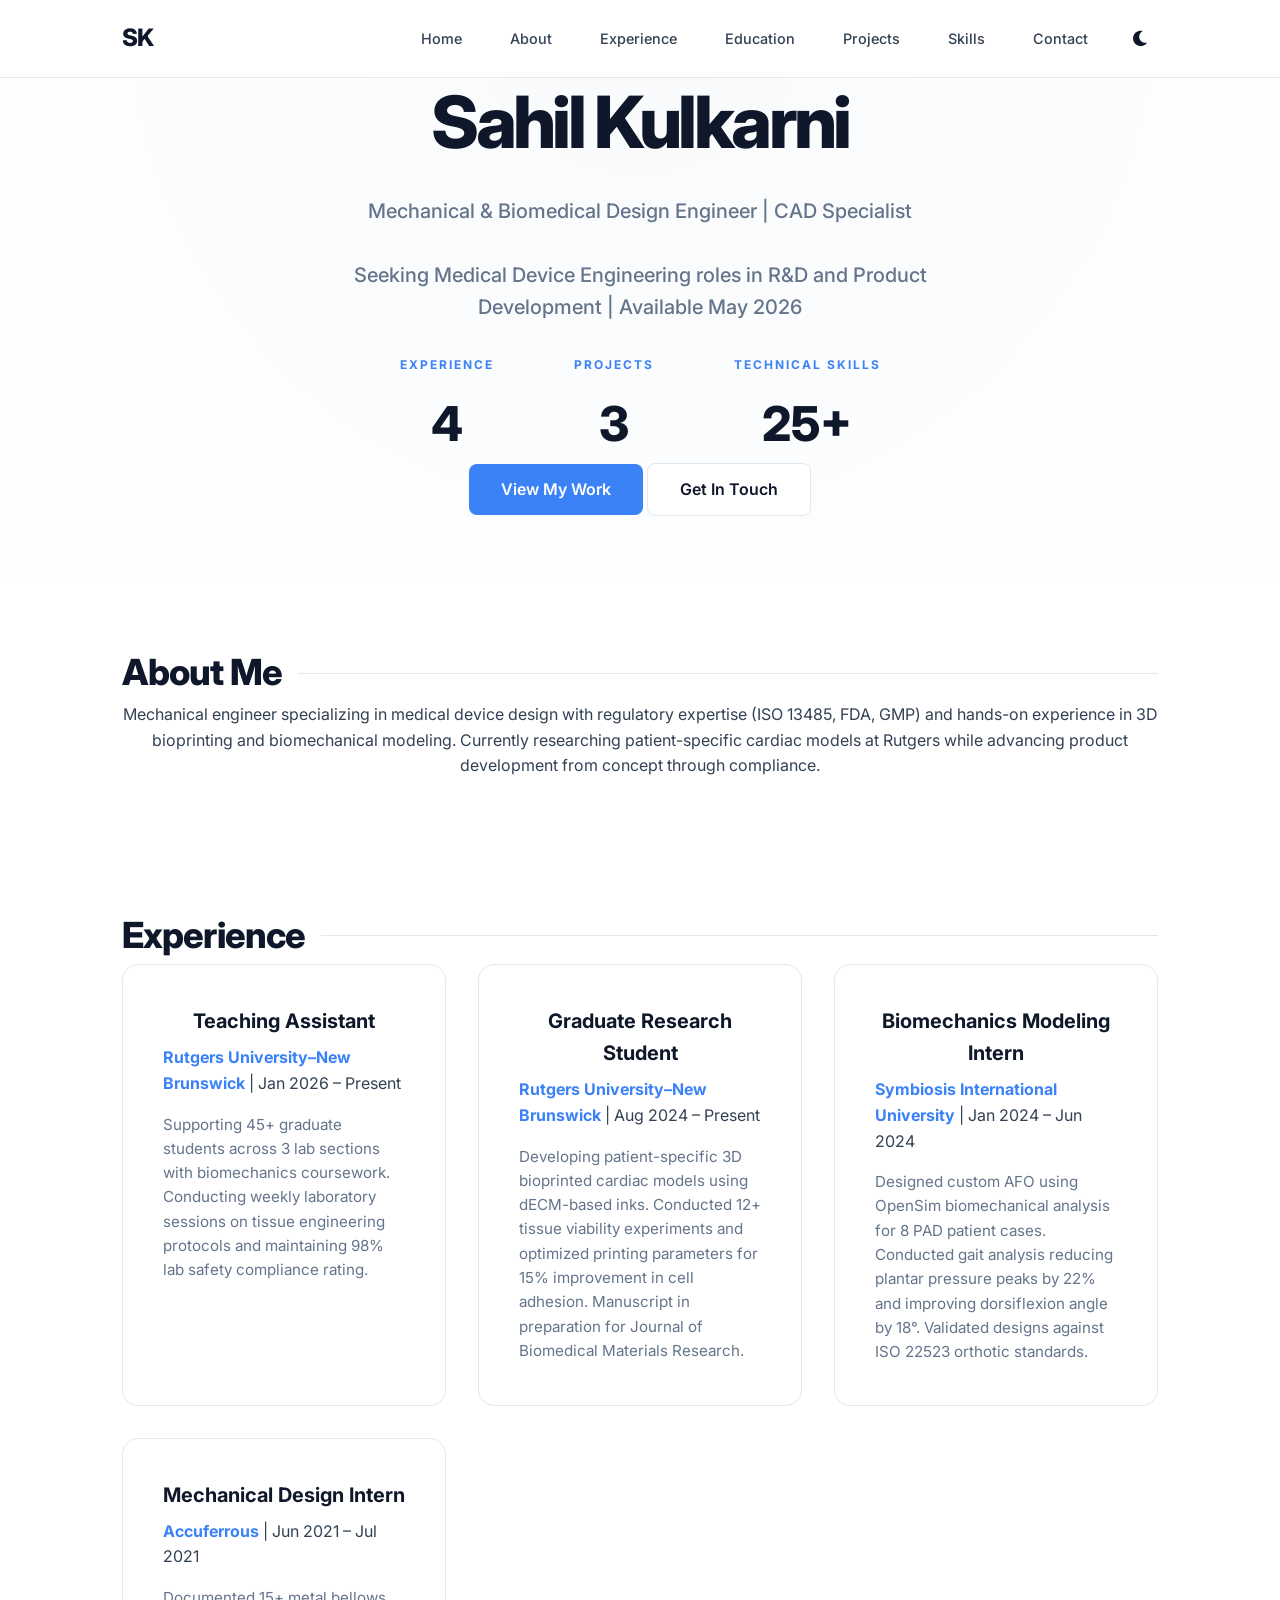
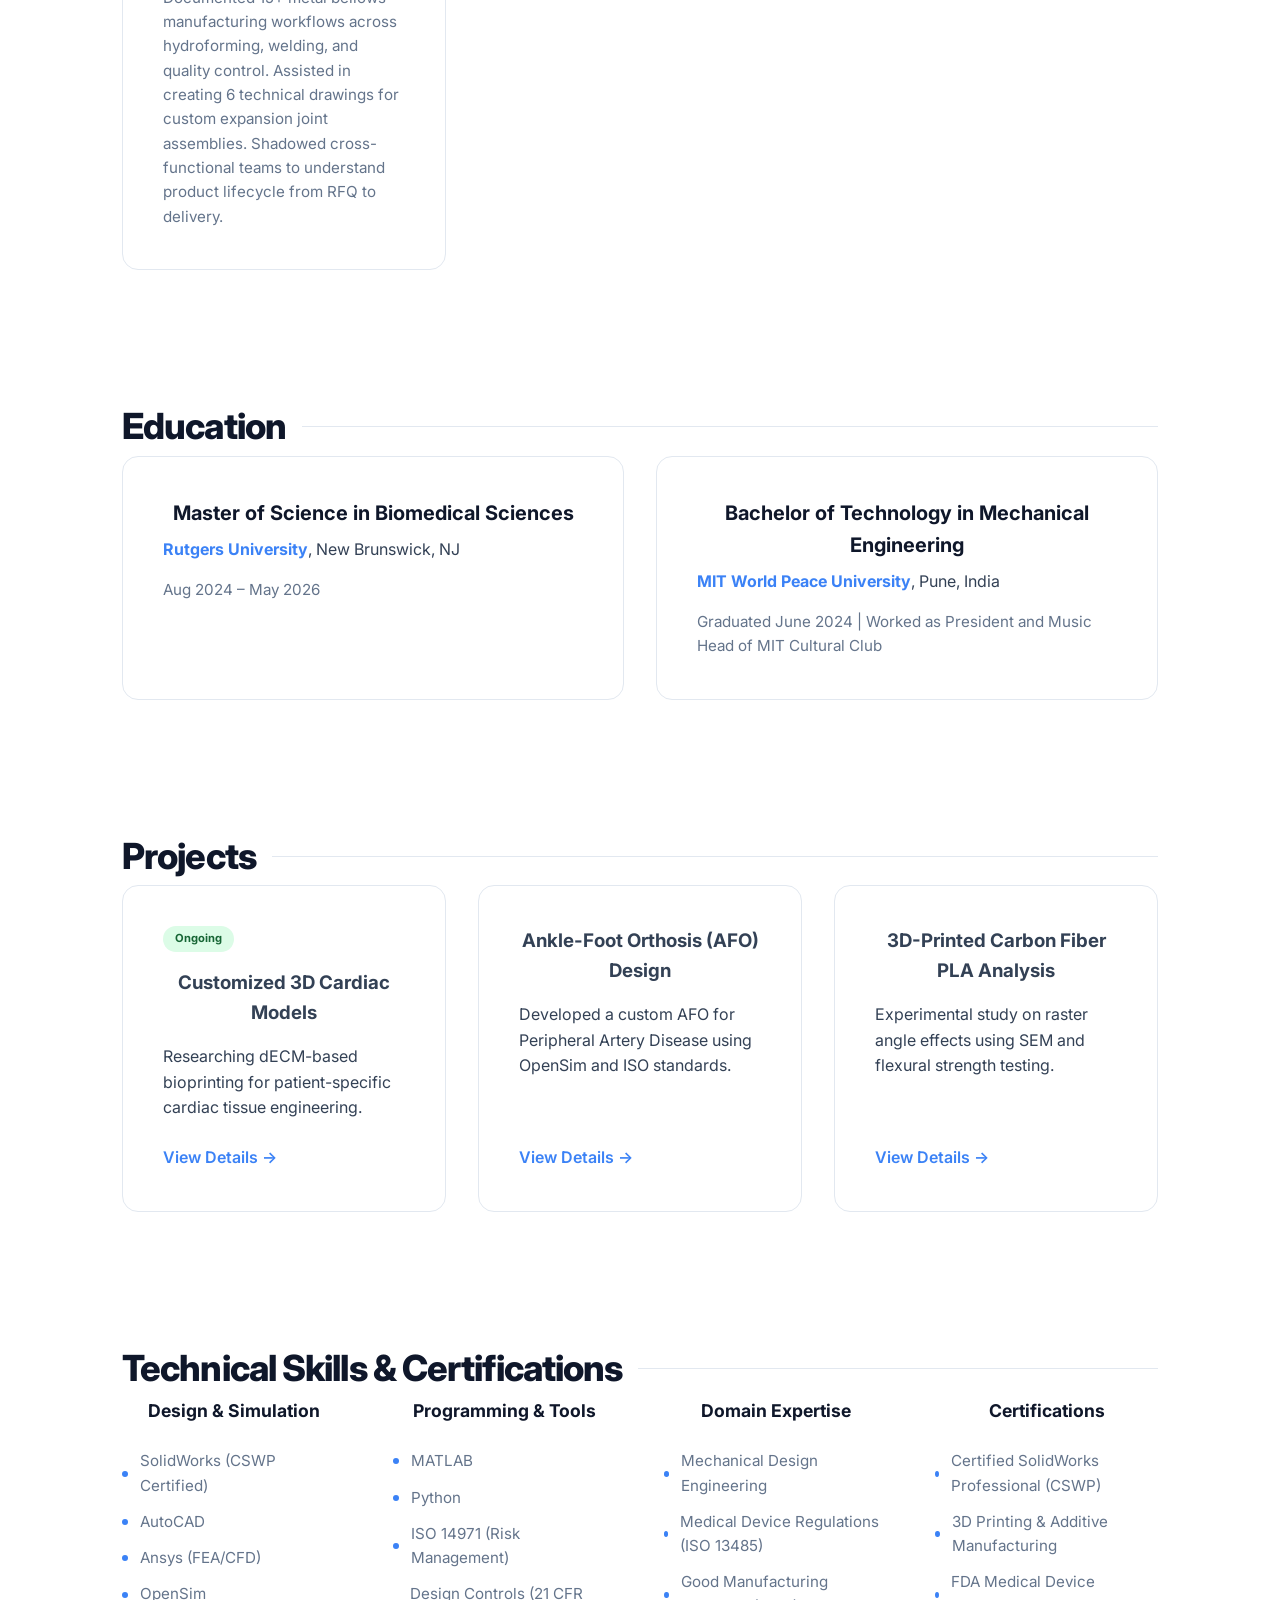
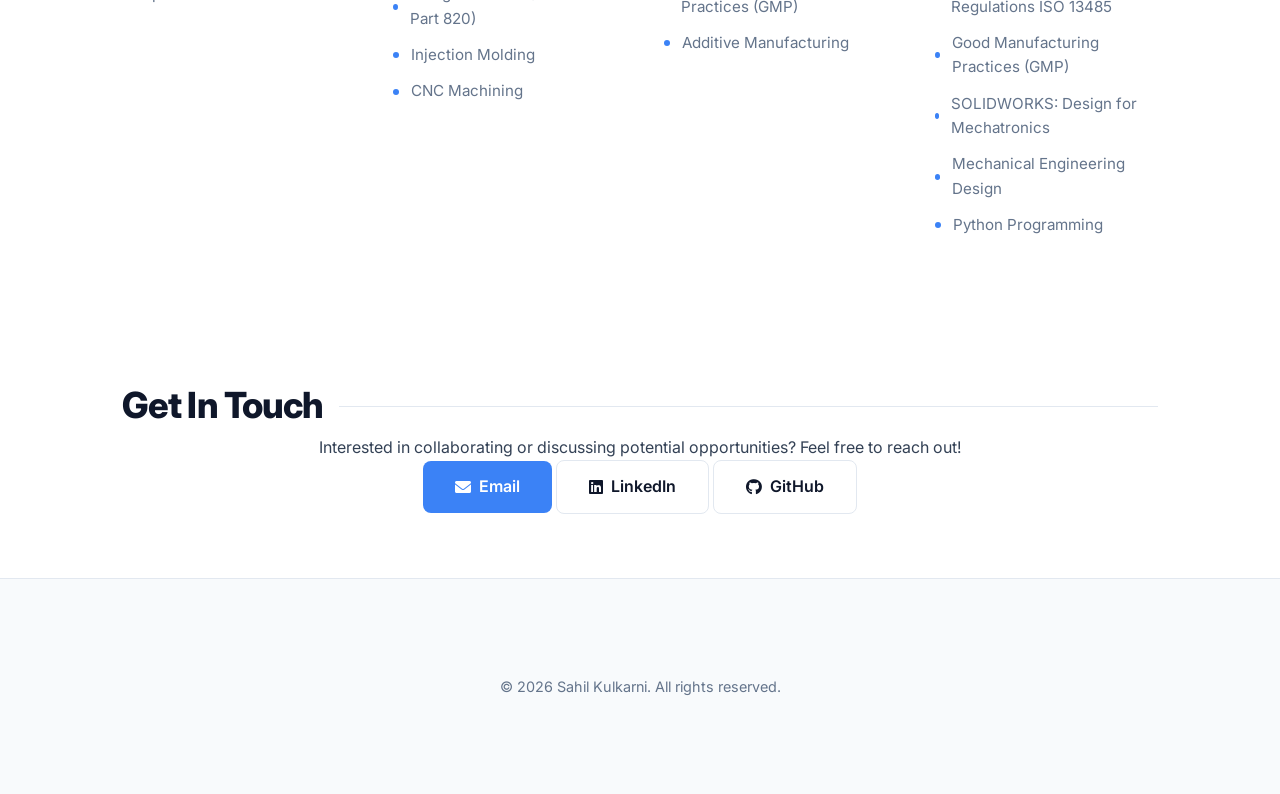
<file: index.html>
<!DOCTYPE html>
<html lang="en">
<head>
    <meta charset="UTF-8">
    <meta name="viewport" content="width=device-width, initial-scale=1.0">
    <title>Sahil Kulkarni | Mechanical & Biomedical Design Engineer</title>
    <link rel="stylesheet" href="styles.css">
    <link href="https://fonts.googleapis.com/css2?family=Inter:wght@300;400;500;600;700&display=swap" rel="stylesheet">
    <link rel="stylesheet" href="https://cdnjs.cloudflare.com/ajax/libs/font-awesome/6.0.0/css/all.min.css">
</head>
<body data-theme="light">
    <!-- Navigation -->
    <nav class="navbar">
        <div class="container">
            <div class="nav-brand">SK</div>
                            <button class="menu-toggle" id="menu-toggle" aria-label="Toggle navigation menu">
                    <span class="hamburger"></span>
                    <span class="hamburger"></span>
                    <span class="hamburger"></span>
                </button>
                            <div class="mobile-menu" id="mobile-menu">
                    <ul class="mobile-nav-links">
                        <li><a href="#home">Home</a></li>
                        <li><a href="#about">About</a></li>
                        <li><a href="#experience">Experience</a></li>
                        <li><a href="#education">Education</a></li>
                        <li><a href="#projects">Projects</a></li>
                        <li><a href="#skills">Skills</a></li>
                        <li><a href="#contact">Contact</a></li>
                        <li><button id="mobile-theme-toggle" aria-label="Toggle dark mode"><i class="fas fa-moon"></i></button></li>
                    </ul>
                </div>
            <ul class="nav-links">
                <li><a href="#home">Home</a></li>
                <li><a href="#about">About</a></li>
                <li><a href="#experience">Experience</a></li>
                <li><a href="#education">Education</a></li>
                <li><a href="#projects">Projects</a></li>
                <li><a href="#skills">Skills</a></li>
                <li><a href="#contact">Contact</a></li>
                <li><button id="theme-toggle" aria-label="Toggle dark mode"><i class="fas fa-moon"></i></button></li>
            </ul>
        </div>
    </nav>

    <!-- Hero Section -->
    <section id="home" class="hero">
        <div class="container">
            <div class="hero-content">
                <h1>Sahil Kulkarni</h1>
                <p class="tagline">Mechanical & Biomedical Design Engineer | CAD Specialist</p>
                            <p class="tagline">Seeking Medical Device Engineering roles in R&D and Product Development | Available May 2026</p>
                <div class="hero-stats">
                    <div class="stat-item">
                        <span class="stat-label">EXPERIENCE</span>
                        <span class="stat-number">4</span>
                    </div>
                    <div class="stat-item">
                        <span class="stat-label">PROJECTS</span>
                        <span class="stat-number">3</span>
                    </div>
                    <div class="stat-item">
                        <span class="stat-label">TECHNICAL SKILLS</span>
                        <span class="stat-number">25+</span>
                    </div>
                </div>
                <div class="hero-btns">
                    <a href="#projects" class="btn btn-primary">View My Work</a>
                    <a href="#contact" class="btn btn-secondary">Get In Touch</a>
                </div>
            </div>
        </div>
    </section>

    <!-- About Section -->
    <section id="about">
        <div class="container">
            <h2 class="section-title style="text-align: center;"">About Me</h2>
            <p style="text-align: center;">Mechanical engineer specializing in medical device design with regulatory expertise (ISO 13485, FDA, GMP) and hands-on experience in 3D bioprinting and biomechanical modeling. Currently researching patient-specific cardiac models at Rutgers while advancing product development from concept through compliance.</p>
        </div>
    </section>

    <!-- Experience Section -->
    <section id="experience">
        <div class="container">
            <h2 class="section-title" style="text-align: center;">Experience</h2>
            <div class="education-grid">
                <div class="education-card">
                    <h3 style="text-align: center;">Teaching Assistant</h3>
                    <p><strong>Rutgers University–New Brunswick</strong> | Jan 2026 – Present</p>
                    <p>Supporting 45+ graduate students across 3 lab sections with biomechanics coursework. Conducting weekly laboratory sessions on tissue engineering protocols and maintaining 98% lab safety compliance rating.</p>
                </div>
                <div class="education-card">
                    <h3 style="text-align: center;">Graduate Research Student</h3>
                    <p><strong>Rutgers University–New Brunswick</strong> | Aug 2024 – Present</p>
                    <p>Developing patient-specific 3D bioprinted cardiac models using dECM-based inks. Conducted 12+ tissue viability experiments and optimized printing parameters for 15% improvement in cell adhesion. Manuscript in preparation for Journal of Biomedical Materials Research.</p>
                </div>
                <div class="education-card">
                    <h3 style="text-align: center;">Biomechanics Modeling Intern</h3>
                    <p><strong>Symbiosis International University</strong> | Jan 2024 – Jun 2024</p>
                    <p>Designed custom AFO using OpenSim biomechanical analysis for 8 PAD patient cases. Conducted gait analysis reducing plantar pressure peaks by 22% and improving dorsiflexion angle by 18°. Validated designs against ISO 22523 orthotic standards.</p>
                </div>
                <div class="education-card">
                    <h3 style="text-align: center;">Mechanical Design Intern</h3>
                    <p><strong>Accuferrous</strong> | Jun 2021 – Jul 2021</p>
                    <p>Documented 15+ metal bellows manufacturing workflows across hydroforming, welding, and quality control. Assisted in creating 6 technical drawings for custom expansion joint assemblies. Shadowed cross-functional teams to understand product lifecycle from RFQ to delivery.</p>
                </div>
            </div>
        </div>
    </section>

    <!-- Education Section -->
    <section id="education">
        <div class="container">
            <h2 class="section-title" style="text-align: center;">Education</h2>
            <div class="education-grid">
                <div class="education-card">
                    <h3 style="text-align: center;">Master of Science in Biomedical Sciences</h3>
                    <p><strong>Rutgers University</strong>, New Brunswick, NJ</p>
                    <p>Aug 2024 – May 2026</p>
                </div>
                <div class="education-card">
                    <h3 style="text-align: center;">Bachelor of Technology in Mechanical Engineering</h3>
                    <p><strong>MIT World Peace University</strong>, Pune, India</p>
                    <p>Graduated June 2024 | Worked as President and Music Head of MIT Cultural Club</p>
                </div>
            </div>
        </div>
    </section>

    <!-- Projects Section -->
    <section id="projects">
        <div class="container">
            <h2 class="section-title" style="text-align: center;">Projects</h2>
            <div class="projects-grid">
                <a href="project-cardiac.html" class="project-card">
                    <span class="status-tag">Ongoing</span>
                    <h3 style="text-align: center;">Customized 3D Cardiac Models</h3>
                    <p>Researching dECM-based bioprinting for patient-specific cardiac tissue engineering.</p>
                    <span class="read-more">View Details →</span>
                </a>
                <a href="project-afo.html" class="project-card">
                    <h3 style="text-align: center;">Ankle-Foot Orthosis (AFO) Design</h3>
                    <p>Developed a custom AFO for Peripheral Artery Disease using OpenSim and ISO standards.</p>
                    <span class="read-more">View Details →</span>
                </a>
                <a href="project-raster.html" class="project-card">
                    <h3 style="text-align: center;">3D-Printed Carbon Fiber PLA Analysis</h3>
                    <p>Experimental study on raster angle effects using SEM and flexural strength testing.</p>
                    <span class="read-more">View Details →</span>
                </a>
            </div>
        </div>
    </section>

    <!-- Skills Section -->
    <section id="skills">
        <div class="container">
            <h2 class="section-title" style="text-align: center;">Technical Skills & Certifications</h2>
            <div class="skills-grid">
                <div class="skill-category">
                    <h3 style="text-align: center;">Design & Simulation</h3>
                    <ul>
                        <li>SolidWorks (CSWP Certified)</li>
                        <li>AutoCAD</li>
                        <li>Ansys (FEA/CFD)</li>
                        <li>OpenSim</li>
                    </ul>
                </div>
                <div class="skill-category">
                    <h3 style="text-align: center;">Programming & Tools</h3>
                    <ul>
                        <li>MATLAB</li>
                        <li>Python</li>
                        <li>ISO 14971 (Risk Management)</li>
                        <li>Design Controls (21 CFR Part 820)</li>
                                                <li>Injection Molding</li>
                                                <li>CNC Machining</li>
                </div>
                <div class="skill-category">
                    <h3 style="text-align: center;">Domain Expertise</h3>
                    <ul>
                        <li>Mechanical Design Engineering</li>
                        <li>Medical Device Regulations (ISO 13485)</li>
                        <li>Good Manufacturing Practices (GMP)</li>
                        <li>Additive Manufacturing</li>
                    </ul>
                </div>
                <div class="skill-category">
                    <h3 style="text-align: center;">Certifications</h3>
                    <ul>
                        <li>Certified SolidWorks Professional (CSWP)</li>
                        <li>3D Printing & Additive Manufacturing</li>
                        <li>FDA Medical Device Regulations ISO 13485</li>
                        <li>Good Manufacturing Practices (GMP)</li>
                        <li>SOLIDWORKS: Design for Mechatronics</li>
                        <li>Mechanical Engineering Design</li>
                        <li>Python Programming</li>
                    </ul>
                </div>
            </div>
        </div>
    </section>

    <!-- Contact Section -->
    <section id="contact">
        <div class="container" style="text-align: center;">
            <h2 class="section-title" style="text-align: center;">Get In Touch</h2>
            <p>Interested in collaborating or discussing potential opportunities? Feel free to reach out!</p>
            <div class="hero-btns">
                <a href="mailto:sahilkulkarni2625@gmail.com" class="btn btn-primary"><i class="fas fa-envelope"></i> Email</a>
                <a href="https://www.linkedin.com/in/sahil-kulkarni-57a448243/" class="btn btn-secondary" target="_blank"><i class="fab fa-linkedin"></i> LinkedIn</a>
                <a href="https://github.com/skulk0910" class="btn btn-secondary" target="_blank"><i class="fab fa-github"></i> GitHub</a>
            </div>
        </div>
    </section>

    <footer>
        <div class="container">
            <p>&copy; 2026 Sahil Kulkarni. All rights reserved.</p>
        </div>
    </footer>

    <script src="script.js"></script>
</body>
</html>
</file>
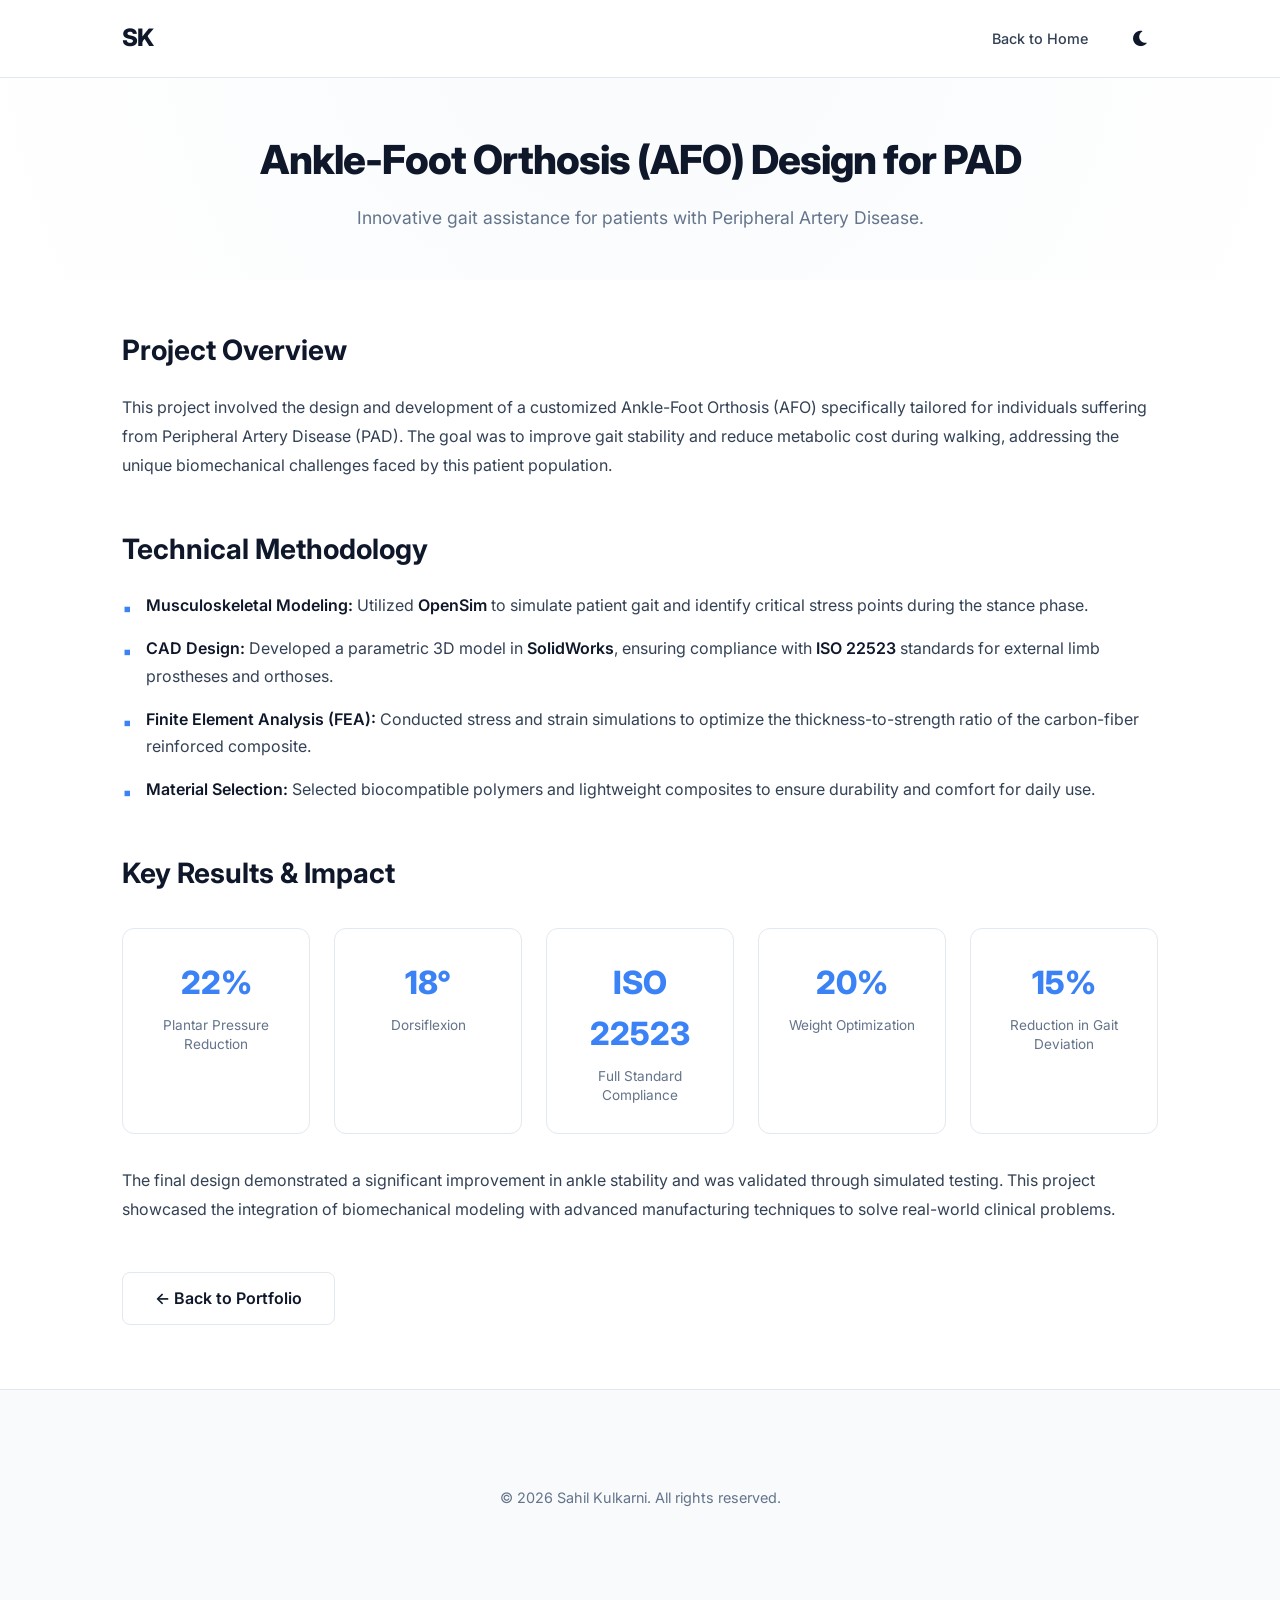
<file: project-afo.html>
<!DOCTYPE html>
<html lang="en">
<head>
    <meta charset="UTF-8">
    <meta name="viewport" content="width=device-width, initial-scale=1.0">
    <title>AFO Design Project | Sahil Kulkarni</title>
    <link rel="stylesheet" href="styles.css">
    <link href="https://fonts.googleapis.com/css2?family=Inter:wght@300;400;500;600;700&display=swap" rel="stylesheet">
    <link rel="stylesheet" href="https://cdnjs.cloudflare.com/ajax/libs/font-awesome/6.0.0/css/all.min.css">
</head>
<body data-theme="light">
    <nav class="navbar">
        <div class="container">
            <div class="nav-brand">SK</div>
            <ul class="nav-links">
                <li><a href="index.html">Back to Home</a></li>
                <li><button id="theme-toggle" aria-label="Toggle dark mode"><i class="fas fa-moon"></i></button></li>
            </ul>
        </div>
    </nav>

    <main class="project-detail">
        <section class="hero-mini">
            <div class="container">
                <h1>Ankle-Foot Orthosis (AFO) Design for PAD</h1>
                <p>Innovative gait assistance for patients with Peripheral Artery Disease.</p>
            </div>
        </section>

        <section class="project-content">
            <div class="container">
                <div class="content-block">
                    <h2>Project Overview</h2>
                    <p>This project involved the design and development of a customized Ankle-Foot Orthosis (AFO) specifically tailored for individuals suffering from Peripheral Artery Disease (PAD). The goal was to improve gait stability and reduce metabolic cost during walking, addressing the unique biomechanical challenges faced by this patient population.</p>
                </div>

                <div class="content-block">
                    <h2>Technical Methodology</h2>
                    <ul>
                        <li><strong>Musculoskeletal Modeling:</strong> Utilized <strong>OpenSim</strong> to simulate patient gait and identify critical stress points during the stance phase.</li>
                        <li><strong>CAD Design:</strong> Developed a parametric 3D model in <strong>SolidWorks</strong>, ensuring compliance with <strong>ISO 22523</strong> standards for external limb prostheses and orthoses.</li>
                        <li><strong>Finite Element Analysis (FEA):</strong> Conducted stress and strain simulations to optimize the thickness-to-strength ratio of the carbon-fiber reinforced composite.</li>
                        <li><strong>Material Selection:</strong> Selected biocompatible polymers and lightweight composites to ensure durability and comfort for daily use.</li>
                    </ul>
                </div>

                <div class="content-block">
                    <h2>Key Results & Impact</h2>
                    <div class="stats-grid">
                        <div class="stat-box">
                            <span class="stat-val">22%</span>
                            <span class="stat-desc">Plantar Pressure Reduction</span>
                        </div>
                        <div class="stat-box">
                            <span class="stat-val">18°</span>
                            <span class="stat-desc">Dorsiflexion</span>
                        </div> 
                        <div class="stat-box">
                            <span class="stat-val">ISO 22523</span>
                            <span class="stat-desc">Full Standard Compliance</span>
                        </div>
                        <div class="stat-box">
                            <span class="stat-val">20%</span>
                            <span class="stat-desc">Weight Optimization</span>
                        </div>
                        <div class="stat-box">
                            <span class="stat-val">15%</span>
                            <span class="stat-desc">Reduction in Gait Deviation</span>
                        </div>
                    </div>
                    <p>The final design demonstrated a significant improvement in ankle stability and was validated through simulated testing. This project showcased the integration of biomechanical modeling with advanced manufacturing techniques to solve real-world clinical problems.</p>
                </div>

                <a href="index.html" class="btn btn-secondary">← Back to Portfolio</a>
            </div>
        </section>
    </main>

    <footer>
        <div class="container">
            <p>&copy; 2026 Sahil Kulkarni. All rights reserved.</p>
        </div>
    </footer>

    <script src="script.js"></script>
</body>
</html>
</file>
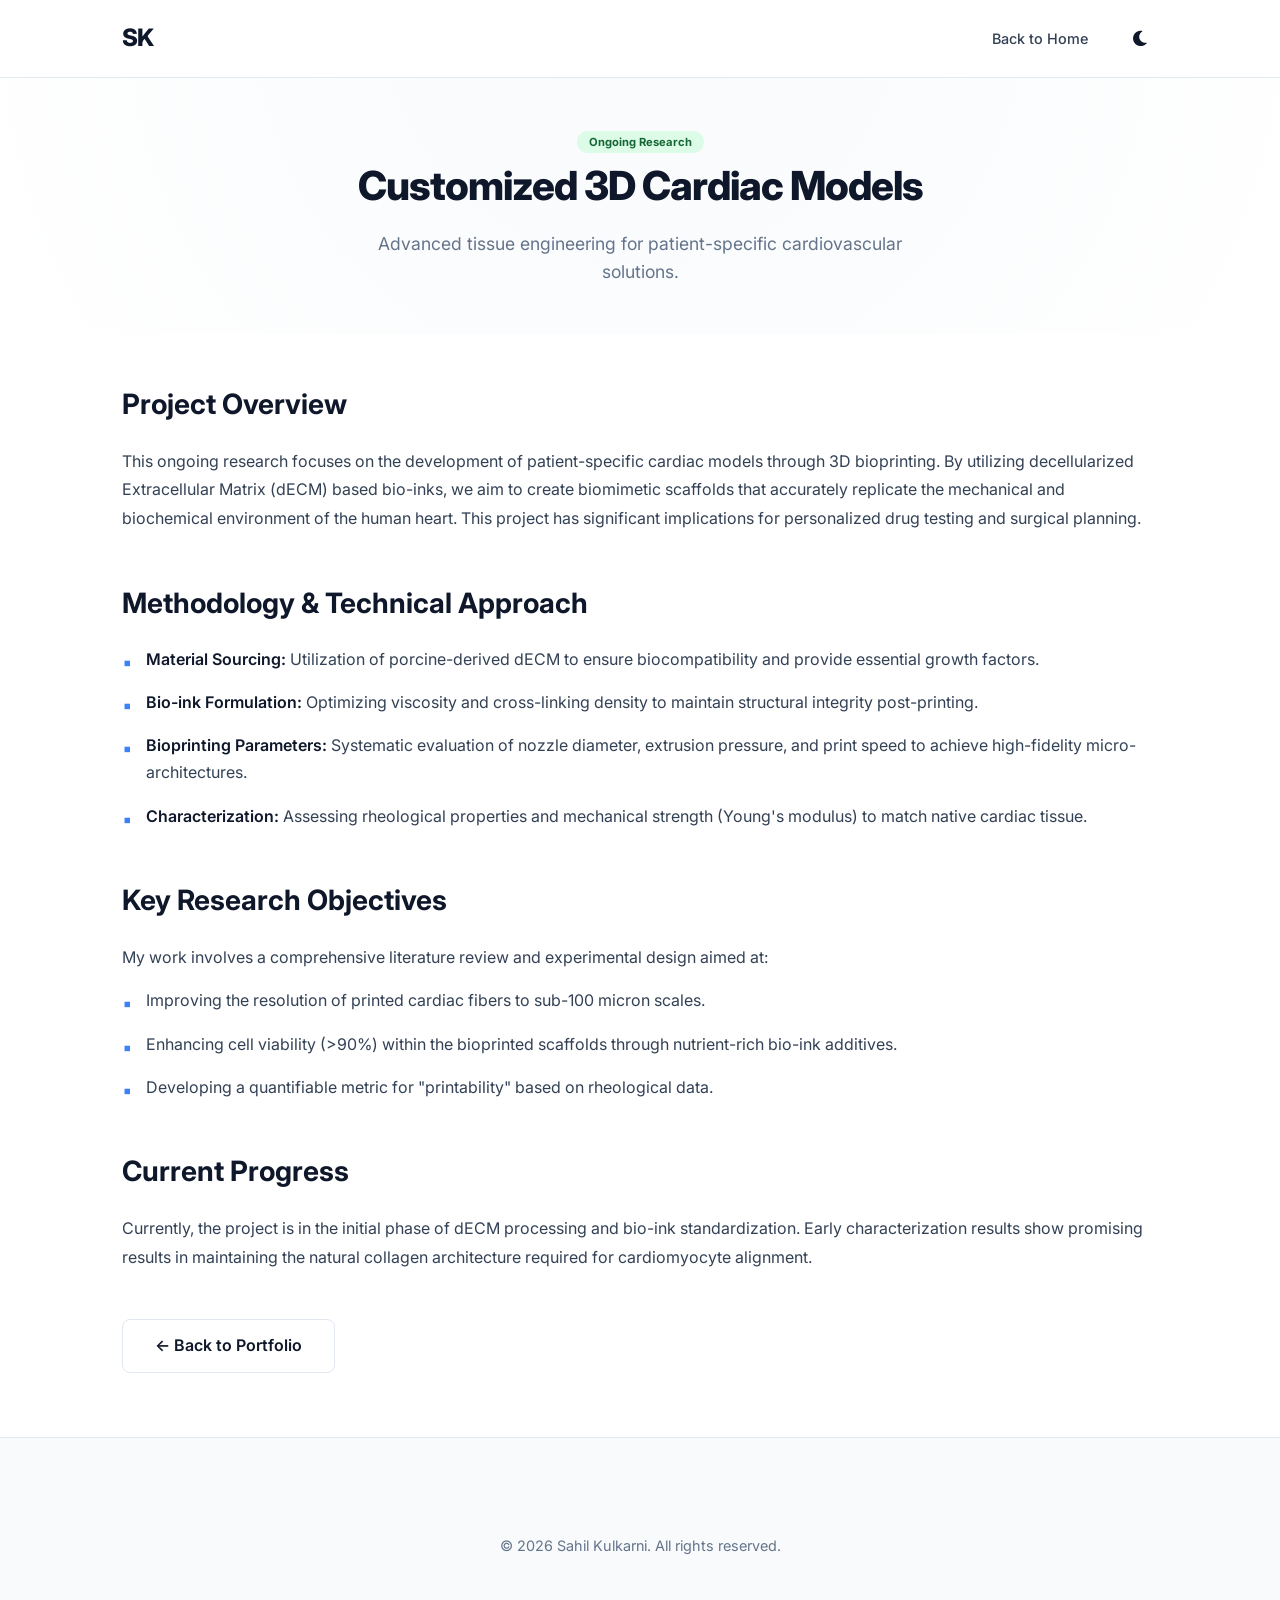
<file: project-cardiac.html>
<!DOCTYPE html>
<html lang="en">
<head>
    <meta charset="UTF-8">
    <meta name="viewport" content="width=device-width, initial-scale=1.0">
    <title>Cardiac Bioprinting Project | Sahil Kulkarni</title>
    <link rel="stylesheet" href="styles.css">
    <link href="https://fonts.googleapis.com/css2?family=Inter:wght@300;400;500;600;700&display=swap" rel="stylesheet">
    <link rel="stylesheet" href="https://cdnjs.cloudflare.com/ajax/libs/font-awesome/6.0.0/css/all.min.css">
</head>
<body data-theme="light">
    <nav class="navbar">
        <div class="container">
            <div class="nav-brand">SK</div>
            <ul class="nav-links">
                <li><a href="index.html">Back to Home</a></li>
                <li><button id="theme-toggle" aria-label="Toggle dark mode"><i class="fas fa-moon"></i></button></li>
            </ul>
        </div>
    </nav>

    <main class="project-detail">
        <section class="hero-mini">
            <div class="container">
                <span class="status-tag">Ongoing Research</span>
                <h1>Customized 3D Cardiac Models</h1>
                <p>Advanced tissue engineering for patient-specific cardiovascular solutions.</p>
            </div>
        </section>

        <section class="project-content">
            <div class="container">
                <div class="content-block">
                    <h2>Project Overview</h2>
                    <p>This ongoing research focuses on the development of patient-specific cardiac models through 3D bioprinting. By utilizing decellularized Extracellular Matrix (dECM) based bio-inks, we aim to create biomimetic scaffolds that accurately replicate the mechanical and biochemical environment of the human heart. This project has significant implications for personalized drug testing and surgical planning.</p>
                </div>

                <div class="content-block">
                    <h2>Methodology & Technical Approach</h2>
                    <ul>
                        <li><strong>Material Sourcing:</strong> Utilization of porcine-derived dECM to ensure biocompatibility and provide essential growth factors.</li>
                        <li><strong>Bio-ink Formulation:</strong> Optimizing viscosity and cross-linking density to maintain structural integrity post-printing.</li>
                        <li><strong>Bioprinting Parameters:</strong> Systematic evaluation of nozzle diameter, extrusion pressure, and print speed to achieve high-fidelity micro-architectures.</li>
                        <li><strong>Characterization:</strong> Assessing rheological properties and mechanical strength (Young's modulus) to match native cardiac tissue.</li>
                    </ul>
                </div>

                <div class="content-block">
                    <h2>Key Research Objectives</h2>
                    <p>My work involves a comprehensive literature review and experimental design aimed at:</p>
                    <ul>
                        <li>Improving the resolution of printed cardiac fibers to sub-100 micron scales.</li>
                        <li>Enhancing cell viability (>90%) within the bioprinted scaffolds through nutrient-rich bio-ink additives.</li>
                        <li>Developing a quantifiable metric for "printability" based on rheological data.</li>
                    </ul>
                </div>
                
                <div class="content-block">
                    <h2>Current Progress</h2>
                    <p>Currently, the project is in the initial phase of dECM processing and bio-ink standardization. Early characterization results show promising results in maintaining the natural collagen architecture required for cardiomyocyte alignment.</p>
                </div>

                <a href="index.html" class="btn btn-secondary">← Back to Portfolio</a>
            </div>
        </section>
    </main>

    <footer>
        <div class="container">
            <p>&copy; 2026 Sahil Kulkarni. All rights reserved.</p>
        </div>
    </footer>

    <script src="script.js"></script>
</body>
</html>
</file>
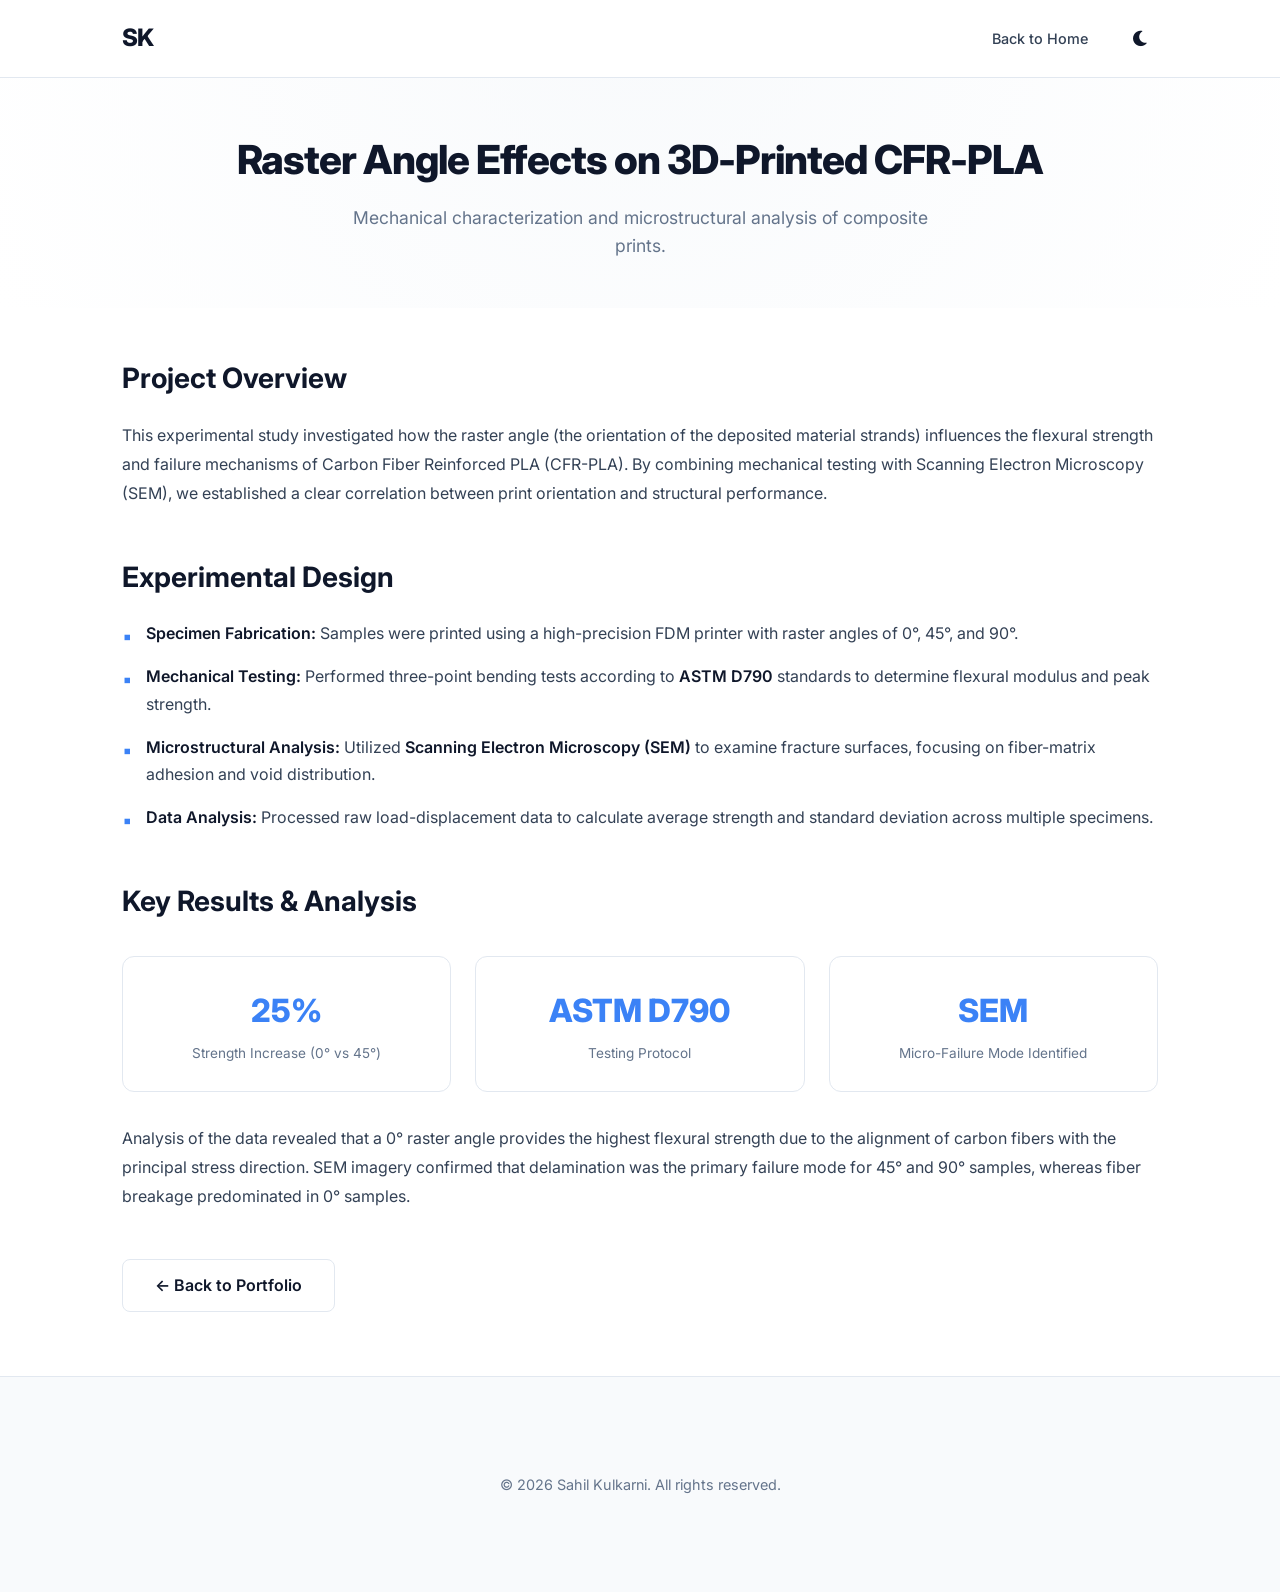
<file: project-raster.html>
<!DOCTYPE html>
<html lang="en">
<head>
    <meta charset="UTF-8">
    <meta name="viewport" content="width=device-width, initial-scale=1.0">
    <title>Raster Angle Analysis | Sahil Kulkarni</title>
    <link rel="stylesheet" href="styles.css">
    <link href="https://fonts.googleapis.com/css2?family=Inter:wght@300;400;500;600;700&display=swap" rel="stylesheet">
    <link rel="stylesheet" href="https://cdnjs.cloudflare.com/ajax/libs/font-awesome/6.0.0/css/all.min.css">
</head>
<body data-theme="light">
    <nav class="navbar">
        <div class="container">
            <div class="nav-brand">SK</div>
            <ul class="nav-links">
                <li><a href="index.html">Back to Home</a></li>
                <li><button id="theme-toggle" aria-label="Toggle dark mode"><i class="fas fa-moon"></i></button></li>
            </ul>
        </div>
    </nav>

    <main class="project-detail">
        <section class="hero-mini">
            <div class="container">
                <h1>Raster Angle Effects on 3D-Printed CFR-PLA</h1>
                <p>Mechanical characterization and microstructural analysis of composite prints.</p>
            </div>
        </section>

        <section class="project-content">
            <div class="container">
                <div class="content-block">
                    <h2>Project Overview</h2>
                    <p>This experimental study investigated how the raster angle (the orientation of the deposited material strands) influences the flexural strength and failure mechanisms of Carbon Fiber Reinforced PLA (CFR-PLA). By combining mechanical testing with Scanning Electron Microscopy (SEM), we established a clear correlation between print orientation and structural performance.</p>
                </div>

                <div class="content-block">
                    <h2>Experimental Design</h2>
                    <ul>
                        <li><strong>Specimen Fabrication:</strong> Samples were printed using a high-precision FDM printer with raster angles of 0°, 45°, and 90°.</li>
                        <li><strong>Mechanical Testing:</strong> Performed three-point bending tests according to <strong>ASTM D790</strong> standards to determine flexural modulus and peak strength.</li>
                        <li><strong>Microstructural Analysis:</strong> Utilized <strong>Scanning Electron Microscopy (SEM)</strong> to examine fracture surfaces, focusing on fiber-matrix adhesion and void distribution.</li>
                        <li><strong>Data Analysis:</strong> Processed raw load-displacement data to calculate average strength and standard deviation across multiple specimens.</li>
                    </ul>
                </div>

                <div class="content-block">
                    <h2>Key Results & Analysis</h2>
                    <div class="stats-grid">
                        <div class="stat-box">
                            <span class="stat-val">25%</span>
                            <span class="stat-desc">Strength Increase (0° vs 45°)</span>
                        </div>
                        <div class="stat-box">
                            <span class="stat-val">ASTM D790</span>
                            <span class="stat-desc">Testing Protocol</span>
                        </div>
                        <div class="stat-box">
                            <span class="stat-val">SEM</span>
                            <span class="stat-desc">Micro-Failure Mode Identified</span>
                        </div>
                    </div>
                    <p>Analysis of the data revealed that a 0° raster angle provides the highest flexural strength due to the alignment of carbon fibers with the principal stress direction. SEM imagery confirmed that delamination was the primary failure mode for 45° and 90° samples, whereas fiber breakage predominated in 0° samples.</p>
                </div>

                <a href="index.html" class="btn btn-secondary">← Back to Portfolio</a>
            </div>
        </section>
    </main>

    <footer>
        <div class="container">
            <p>&copy; 2026 Sahil Kulkarni. All rights reserved.</p>
        </div>
    </footer>

    <script src="script.js"></script>
</body>
</html>
</file>
<file: styles.css>
:root {
    --primary-color: #0f172a; /* Navy */
    --accent-color: #3b82f6; /* Blue */
    --text-color: #334155;
    --text-light: #64748b;
    --bg-color: #ffffff;
    --card-bg: #ffffff;
    --section-bg: #f8fafc;
    --nav-bg: rgba(255, 255, 255, 0.9);
    --border-color: #e2e8f0;
    --transition: all 0.3s cubic-bezier(0.4, 0, 0.2, 1);
}

[data-theme="dark"] {
    --primary-color: #f8fafc;
    --accent-color: #60a5fa;
    --text-color: #cbd5e1;
    --text-light: #94a3b8;
    --bg-color: #0f172a;
    --card-bg: #1e293b;
    --section-bg: #111827;
    --nav-bg: rgba(15, 23, 42, 0.9);
    --border-color: #334155;
}

* {
    margin: 0;
    padding: 0;
    box-sizing: border-box;
}

body {
    font-family: 'Inter', -apple-system, BlinkMacSystemFont, "Segoe UI", Roboto, sans-serif;
    line-height: 1.6;
    color: var(--text-color);
    background-color: var(--bg-color);
    transition: var(--transition);
}

.container {
    max-width: 1100px;
    margin: 0 auto;
    padding: 0 2rem;
}

/* Navbar */
.navbar {
    position: fixed;
    top: 0;
    width: 100%;
    background: var(--nav-bg);
    backdrop-filter: blur(12px);
    -webkit-backdrop-filter: blur(12px);
    border-bottom: 1px solid var(--border-color);
    z-index: 1000;
    padding: 1.2rem 0;
    transition: var(--transition);
}

.navbar .container {
    display: flex;
    justify-content: space-between;
    align-items: center;
}

.nav-brand {
    font-size: 1.5rem;
    font-weight: 800;
    color: var(--primary-color);
    letter-spacing: -0.025em;
}

.nav-links {
    display: flex;
    list-style: none;
    align-items: center;
    gap: 1.5rem;
}

.nav-links a {
    text-decoration: none;
    color: var(--text-color);
    font-weight: 500;
    font-size: 0.9rem;
    transition: var(--transition);
    padding: 0.5rem 0.75rem;
    border-radius: 6px;
}

.nav-links a:hover {
    color: var(--accent-color);
    background: var(--border-color);
}

#theme-toggle {
    background: none;
    border: none;
    color: var(--primary-color);
    cursor: pointer;
    font-size: 1.1rem;
    padding: 0.5rem;
    display: flex;
    align-items: center;
    justify-content: center;
    transition: var(--transition);
}

/* Hamburger Menu Button */
.menu-toggle {
    display: none;
    flex-direction: column;
    justify-content: space-around;
    width: 30px;
    height: 25px;
    background: transparent;
    border: none;
    cursor: pointer;
    padding: 0;
    z-index: 1001;
}

.menu-toggle .hamburger {
    width: 30px;
    height: 3px;
    background-color: var(--text-color);
    border-radius: 3px;
    transition: all 0.3s ease;
}

/* Mobile Menu Container */
.mobile-menu {
    display: none;
    position: fixed;
    top: 70px;
    right: -100%;
    width: 280px;
    height: calc(100vh - 70px);
    background: var(--nav-bg);
    backdrop-filter: blur(12px);
    -webkit-backdrop-filter: blur(12px);
    box-shadow: -2px 0 10px rgba(0, 0, 0, 0.1);
    transition: right 0.3s ease;
    z-index: 1000;
    overflow-y: auto;
}

.mobile-menu.active {
    right: 0;
}

.mobile-nav-links {
    list-style: none;
    padding: 2rem 0;
    margin: 0;
}

.mobile-nav-links li {
    padding: 0;
}

.mobile-nav-links a {
    display: block;
    padding: 1rem 2rem;
    color: var(--text-color);
    text-decoration: none;
    font-size: 1.1rem;
    transition: all 0.3s ease;
}

.mobile-nav-links a:hover {
    background: var(--border-color);
    padding-left: 2.5rem;
}

#mobile-theme-toggle {
    margin: 1rem 2rem;
    background: none;
    border: none;
    color: var(--text-color);
    font-size: 1.2rem;
    cursor: pointer;
    padding: 0.5rem;
    display: flex;
    align-items: center;
    justify-content: center;
}
#theme-toggle:hover {
    transform: rotate(15deg);
}

/* Hero */
.hero {
    padding: 4rpadding: 10rem 0 6remem 0 8rem;
    text-align: center;
    background: radial-gradient(circle at top, var(--section-bg), var(--bg-color));
}

.hero h1 {
    font-size: 4.5rem;
    font-weight: 800;
    color: var(--primary-color);
    margin-bottom: 1rem;
    letter-spacing: -0.05em;
}

.tagline {
    font-size: 1.25rem;
    color: var(--text-light);
    padding: 4rmargin-bottom: 2.5rempadding: 10rem 0 6remem;
    max-width: 700px;
        font-weight: 500;
        text-align: center;
        margin: 1rem auto 2rem;
        line-height: 1.6;
    margin-left: auto;
    margin-right: auto;
}

.hero-stats {
    display: flex;
    justify-content: center;
    gap: 5rem;
    padding: 4rmargin-bottom: 2.5rempadding: 10rem 0 6remem;
}

.stat-item {
    display: flex;
    flex-direction: column;
    align-items: center;
}

.stat-label {
    font-size: 0.75rem;
    font-weight: 700;
    letter-spacing: 0.125rem;
    color: var(--accent-color);
    margin-bottom: 0.75rem;
    text-transform: uppercase;
}

.stat-number {
    font-size: 3rem;
    font-weight: 800;
    color: var(--primary-color);
}

/* Buttons */
.btn {
    display: inline-flex;
    align-items: center;
    gap: 0.5rem;
    padding: 0.8rem 2rem;
    border-radius: 8px;
    font-weight: 600;
    text-decoration: none;
    transition: var(--transition);
}

.btn-primary {
    background: var(--accent-color);
    color: white;
}

.btn-primary:hover {
    background: #2563eb;
    transform: translateY(-2px);
    box-shadow: 0 10px 20px rgba(59, 130, 246, 0.2);
}

.btn-secondary {
    border: 1px solid var(--border-color);
    background: var(--card-bg);
    color: var(--primary-color);
}

.btn-secondary:hover {
    background: var(--border-color);
    transform: translateY(-2px);
}

/* Sections */
section {
    padding: 4rem 0;
}

.section-title {
    font-size: 2.25rem;
    font-weight: 800;
    color: var(--primary-color);
    padding: 4rmargin-bottom: 2.5rempadding: 10rem 0 6remem;
    letter-spacing: -0.025em;    display: flex;
    align-items: center;
    gap: 1rem;
}

.section-title::after {
    content: '';
    height: 1px;
    flex-grow: 1;
    background: var(--border-color);
}

/* Cards */
.projects-grid, .education-grid {
    display: grid;
    grid-template-columns: repeat(auto-fit, minmax(320px, 1fr));
    gap: 2rem;
}

.project-card, .education-card {
    background: var(--card-bg);
    border: 1px solid var(--border-color);
    border-radius: 16px;
    padding: 2.5rem;
    text-decoration: none;
    color: inherit;
    transition: var(--transition);
    display: flex;
    flex-direction: column;
}

.project-card:hover, .education-card:hover {
    border-color: var(--accent-color);
    box-shadow: 0 20px 40px rgba(0,0,0,0.05);
    transform: translateY(-4px);
}

.education-card h3 {
    font-size: 1.25rem;
    color: var(--primary-color);
    margin-bottom: 0.5rem;
}

.education-card p strong {
    color: var(--accent-color);
}

.education-card p:last-child {
    margin-top: 1rem;
    color: var(--text-light);
    font-size: 0.95rem;
}

.status-tag {
    align-self: flex-start;
    background: #dcfce7;
    color: #166534;
    padding: 0.25rem 0.75rem;
    border-radius: 9999px;
    font-size: 0.7rem;
    font-weight: 700;
    margin-bottom: 1rem;
}

.project-card h3 {
    margin-bottom: 1rem;
}

.read-more {
    margin-top: auto;
    padding-top: 1.5rem;
    color: var(--accent-color);
    font-weight: 600;
    display: flex;
    align-items: center;
    gap: 0.5rem;
}

/* Skills */
.skills-grid {
    display: grid;
    grid-template-columns: repeat(auto-fit, minmax(220px, 1fr));
    gap: 3rem;
}

.skill-category h3 {
    font-size: 1.1rem;
    margin-bottom: 1.5rem;
    color: var(--primary-color);
    font-weight: 700;
}

.skill-category ul {
    list-style: none;
}

.skill-category li {
    margin-bottom: 0.75rem;
    color: var(--text-light);
    font-size: 0.95rem;
    display: flex;
    align-items: center;
    gap: 0.75rem;
}

.skill-category li::before {
    content: '';
    width: 6px;
    height: 6px;
    background: var(--accent-color);
    border-radius: 50%;
}

/* Footer */
footer {
    padding: 6rem 0;
    background: var(--section-bg);
    border-top: 1px solid var(--border-color);
    text-align: center;
}

footer p {
    color: var(--text-light);
    font-size: 0.9rem;
}

@media (max-width: 768px) {
    .hero h1 { font-size: 3rem; }
    .hero-stats { flex-direction: column; gap: 2rem; }
    .nav-links { display: none; }
}

/* Project Detail Pages */
.project-detail .hero-mini {
    padding: 8rem 0 3rem;
    text-align: center;
    background: radial-gradient(circle at top, var(--section-bg), var(--bg-color));
}

.project-detail .hero-mini h1 {
    font-size: 2.5rem;
    font-weight: 800;
    color: var(--primary-color);
    margin-bottom: 0.75rem;
    letter-spacing: -0.025em;
}

.project-detail .hero-mini p {
    font-size: 1.1rem;
    color: var(--text-light);
    max-width: 600px;
    margin: 0 auto;
}

.project-content {
    padding: 3rem 0 4rem;
}

.content-block {
    margin-bottom: 3rem;
}

.content-block h2 {
    font-size: 1.75rem;
    font-weight: 700;
    color: var(--primary-color);
    margin-bottom: 1.25rem;
}

.content-block p {
    line-height: 1.8;
    margin-bottom: 1rem;
}

.content-block ul {
    list-style: none;
    padding: 0;
}

.content-block ul li {
    margin-bottom: 1rem;
    padding-left: 1.5rem;
    position: relative;
    line-height: 1.7;
}

.content-block ul li::before {
    content: '▪';
    position: absolute;
    left: 0;
    color: var(--accent-color);
    font-size: 1.2rem;
}

.content-block strong {
    color: var(--primary-color);
    font-weight: 600;
}

.stats-grid {
    display: grid;
    grid-template-columns: repeat(auto-fit, minmax(180px, 1fr));
    gap: 1.5rem;
    margin: 2rem 0;
}

.stat-box {
    background: var(--card-bg);
    border: 1px solid var(--border-color);
    border-radius: 12px;
    padding: 1.75rem;
    text-align: center;
}

.stat-val {
    display: block;
    font-size: 2rem;
    font-weight: 800;
    color: var(--accent-color);
    margin-bottom: 0.5rem;
}

.stat-desc {
    display: block;
    font-size: 0.85rem;
    color: var(--text-light);
    line-height: 1.4;
}

/* Hamburger Menu Styles */
.hamburger-menu {
    display: none;
    flex-direction: column;
    justify-content: space-between;
    width: 30px;
    height: 21px;
    background: transparent;
    border: none;
    cursor: pointer;
    padding: 0;
    z-index: 1001;
}

.hamburger-menu span {
    display: block;
    height: 3px;
    width: 100%;
    background-color: var(--text-color);
    border-radius: 3px;
    transition: all 0.3s ease;
}

.hamburger-menu.active span:nth-child(1) {
    transform: rotate(45deg) translate(6px, 6px);
}

.hamburger-menu.active span:nth-child(2) {
    opacity: 0;
}

.hamburger-menu.active span:nth-child(3) {
    transform: rotate(-45deg) translate(7px, -7px);
}

/* Mobile Menu Styles */
.mobile-menu {
    display: none;
    position: fixed;
    top: 70px;
    right: -100%;
    width: 280px;
    height: calc(100vh - 70px);
    background: var(--bg-color);
    box-shadow: -2px 0 10px rgba(0, 0, 0, 0.1);
    transition: right 0.3s ease;
    z-index: 1000;
    overflow-y: auto;
}

.mobile-menu.active {
    right: 0;
}

.mobile-nav-links {
    list-style: none;
    padding: 2rem 0;
    margin: 0;
}

.mobile-nav-links li {
    margin: 0;
}

.mobile-nav-links a {
    display: block;
    padding: 1rem 2rem;
    color: var(--text-color);
    text-decoration: none;
    font-weight: 500;
    transition: background 0.3s ease;
}

.mobile-nav-links a:hover {
    background: var(--section-bg);
}

.mobile-nav-links button {
    display: block;
    width: 100%;
    padding: 1rem 2rem;
    background: transparent;
    border: none;
    color: var(--text-color);
    font-size: 1.2rem;
    cursor: pointer;
    text-align: left;
    transition: background 0.3s ease;
}

.mobile-nav-links button:hover {
    background: var(--section-bg);
}
@media (max-width: 768px) {
    .menu-toggle {
        display: flex;
    }

    .mobile-menu {
        display: block;
    }

    .nav-links {
        display: none;
    }
}    }
}
</file>
